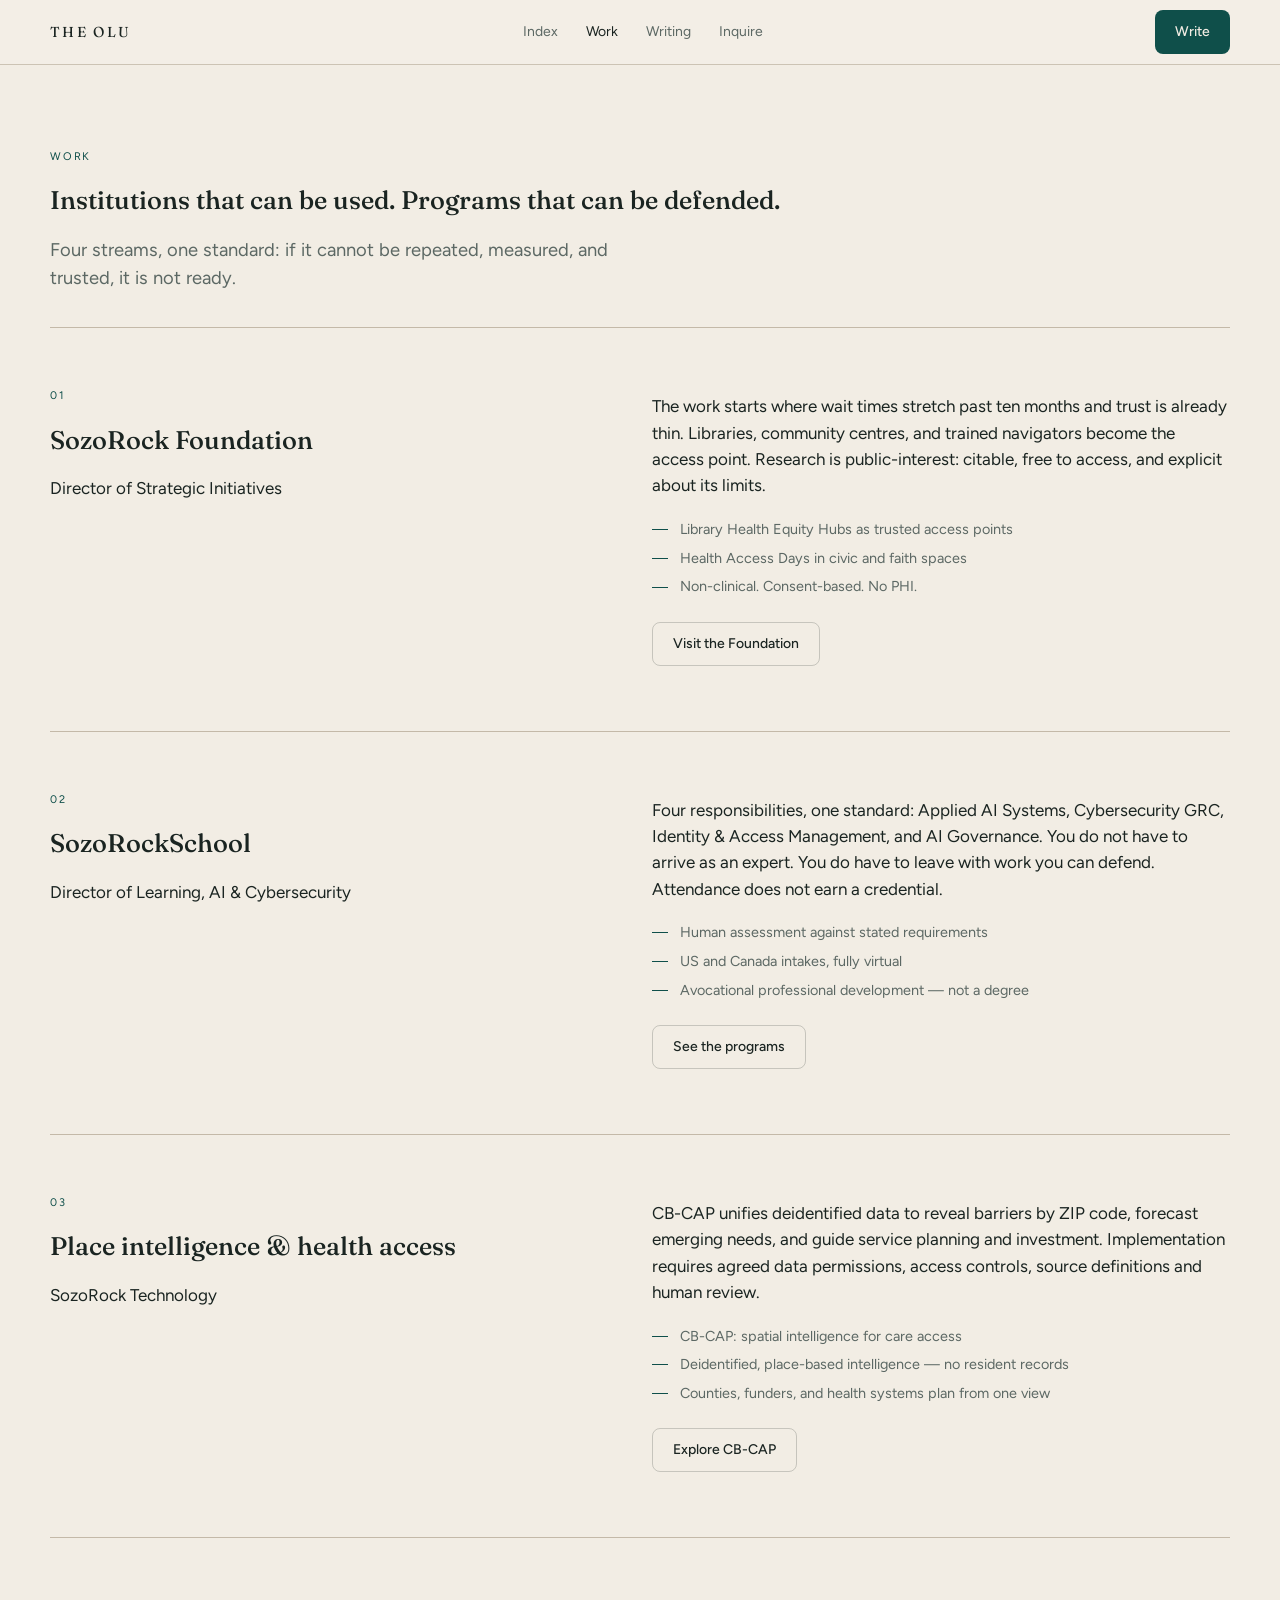
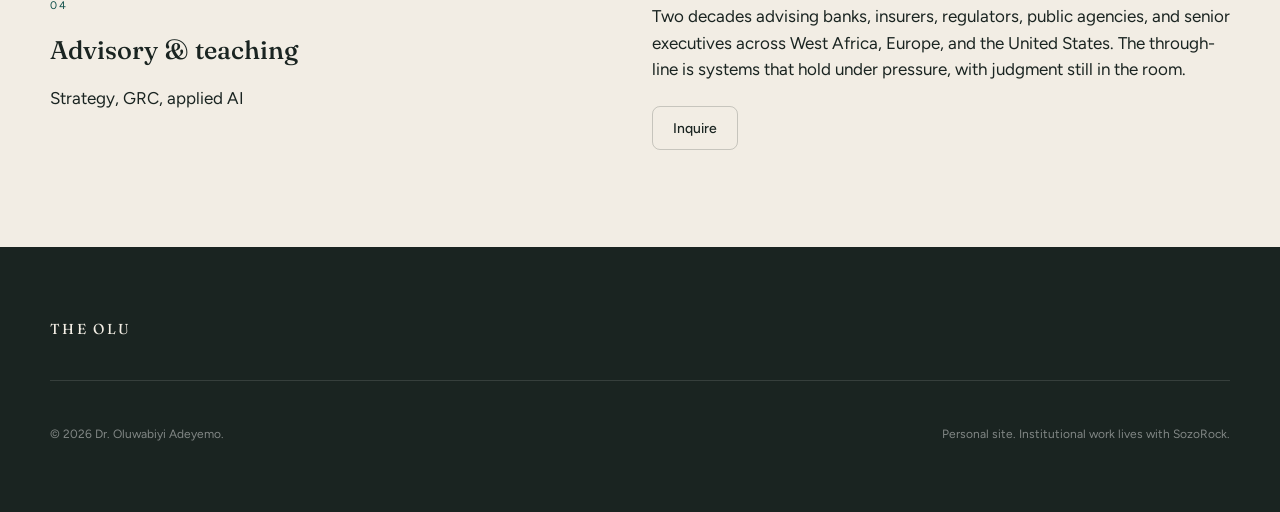
<file: work.html>
<!doctype html>
<html lang="en">
<head>
  <meta charset="utf-8" />
  <meta name="viewport" content="width=device-width, initial-scale=1" />
  <title>Work — Dr. Oluwabiyi Adeyemo</title>
  <meta name="theme-color" content="#0F4F4A" />
  <link rel="icon" href="favicon.svg" type="image/svg+xml" />
  <link rel="preconnect" href="https://fonts.googleapis.com" />
  <link rel="preconnect" href="https://fonts.gstatic.com" crossorigin />
  <link href="https://fonts.googleapis.com/css2?family=Figtree:ital,wght@0,400;0,500;0,600;1,400&family=Fraunces:opsz,wght@9..144,400;9..144,500;9..144,600&display=swap" rel="stylesheet" />
  <link rel="stylesheet" href="css/site.css" />
</head>
<body>
  <header>
    <div class="wrap bar">
      <a class="mark" href="index.html">THE OLU</a>
      <button class="menu" type="button" aria-label="Menu">☰</button>
      <nav>
        <a href="index.html">Index</a>
        <a href="work.html" aria-current="page">Work</a>
        <a href="writing.html">Writing</a>
        <a href="contact.html">Inquire</a>
      </nav>
      <a class="btn write" href="contact.html">Write</a>
    </div>
  </header>
  <main class="wrap">
    <section class="section" style="padding-bottom:1rem">
      <p class="caps">Work</p>
      <h1>Institutions that can be used. Programs that can be defended.</h1>
      <p class="lede">Four streams, one standard: if it cannot be repeated, measured, and trusted, it is not ready.</p>
    </section>
    <article class="work-item" id="foundation">
      <div><p class="caps">01</p><h2>SozoRock Foundation</h2><p>Director of Strategic Initiatives</p></div>
      <div>
        <p>The work starts where wait times stretch past ten months and trust is already thin. Libraries, community centres, and trained navigators become the access point. Research is public-interest: citable, free to access, and explicit about its limits.</p>
        <ul>
          <li>Library Health Equity Hubs as trusted access points</li>
          <li>Health Access Days in civic and faith spaces</li>
          <li>Non-clinical. Consent-based. No PHI.</li>
        </ul>
        <p style="margin-top:1.5rem"><a class="btn ghost" href="https://www.sozorockfoundation.org">Visit the Foundation</a></p>
      </div>
    </article>
    <article class="work-item" id="school">
      <div><p class="caps">02</p><h2>SozoRockSchool</h2><p>Director of Learning, AI & Cybersecurity</p></div>
      <div>
        <p>Four responsibilities, one standard: Applied AI Systems, Cybersecurity GRC, Identity & Access Management, and AI Governance. You do not have to arrive as an expert. You do have to leave with work you can defend. Attendance does not earn a credential.</p>
        <ul>
          <li>Human assessment against stated requirements</li>
          <li>US and Canada intakes, fully virtual</li>
          <li>Avocational professional development — not a degree</li>
        </ul>
        <p style="margin-top:1.5rem"><a class="btn ghost" href="https://www.sozorock.com/school">See the programs</a></p>
      </div>
    </article>
    <article class="work-item" id="technology">
      <div><p class="caps">03</p><h2>Place intelligence & health access</h2><p>SozoRock Technology</p></div>
      <div>
        <p>CB-CAP unifies deidentified data to reveal barriers by ZIP code, forecast emerging needs, and guide service planning and investment. Implementation requires agreed data permissions, access controls, source definitions and human review.</p>
        <ul>
          <li>CB-CAP: spatial intelligence for care access</li>
          <li>Deidentified, place-based intelligence — no resident records</li>
          <li>Counties, funders, and health systems plan from one view</li>
        </ul>
        <p style="margin-top:1.5rem"><a class="btn ghost" href="https://www.sozorock.com/cb-cap">Explore CB-CAP</a></p>
      </div>
    </article>
    <article class="work-item" id="advisory">
      <div><p class="caps">04</p><h2>Advisory & teaching</h2><p>Strategy, GRC, applied AI</p></div>
      <div>
        <p>Two decades advising banks, insurers, regulators, public agencies, and senior executives across West Africa, Europe, and the United States. The through-line is systems that hold under pressure, with judgment still in the room.</p>
        <p style="margin-top:1.5rem"><a class="btn ghost" href="contact.html">Inquire</a></p>
      </div>
    </article>
  </main>
  <footer>
    <div class="wrap">
      <p class="mark">THE OLU</p>
      <div class="legal">
        <p>© 2026 Dr. Oluwabiyi Adeyemo.</p>
        <p>Personal site. Institutional work lives with SozoRock.</p>
      </div>
    </div>
  </footer>
  <script>
    document.querySelector(".menu")?.addEventListener("click", () => {
      document.querySelector("nav")?.classList.toggle("open");
    });
  </script>
</body>
</html>
</file>
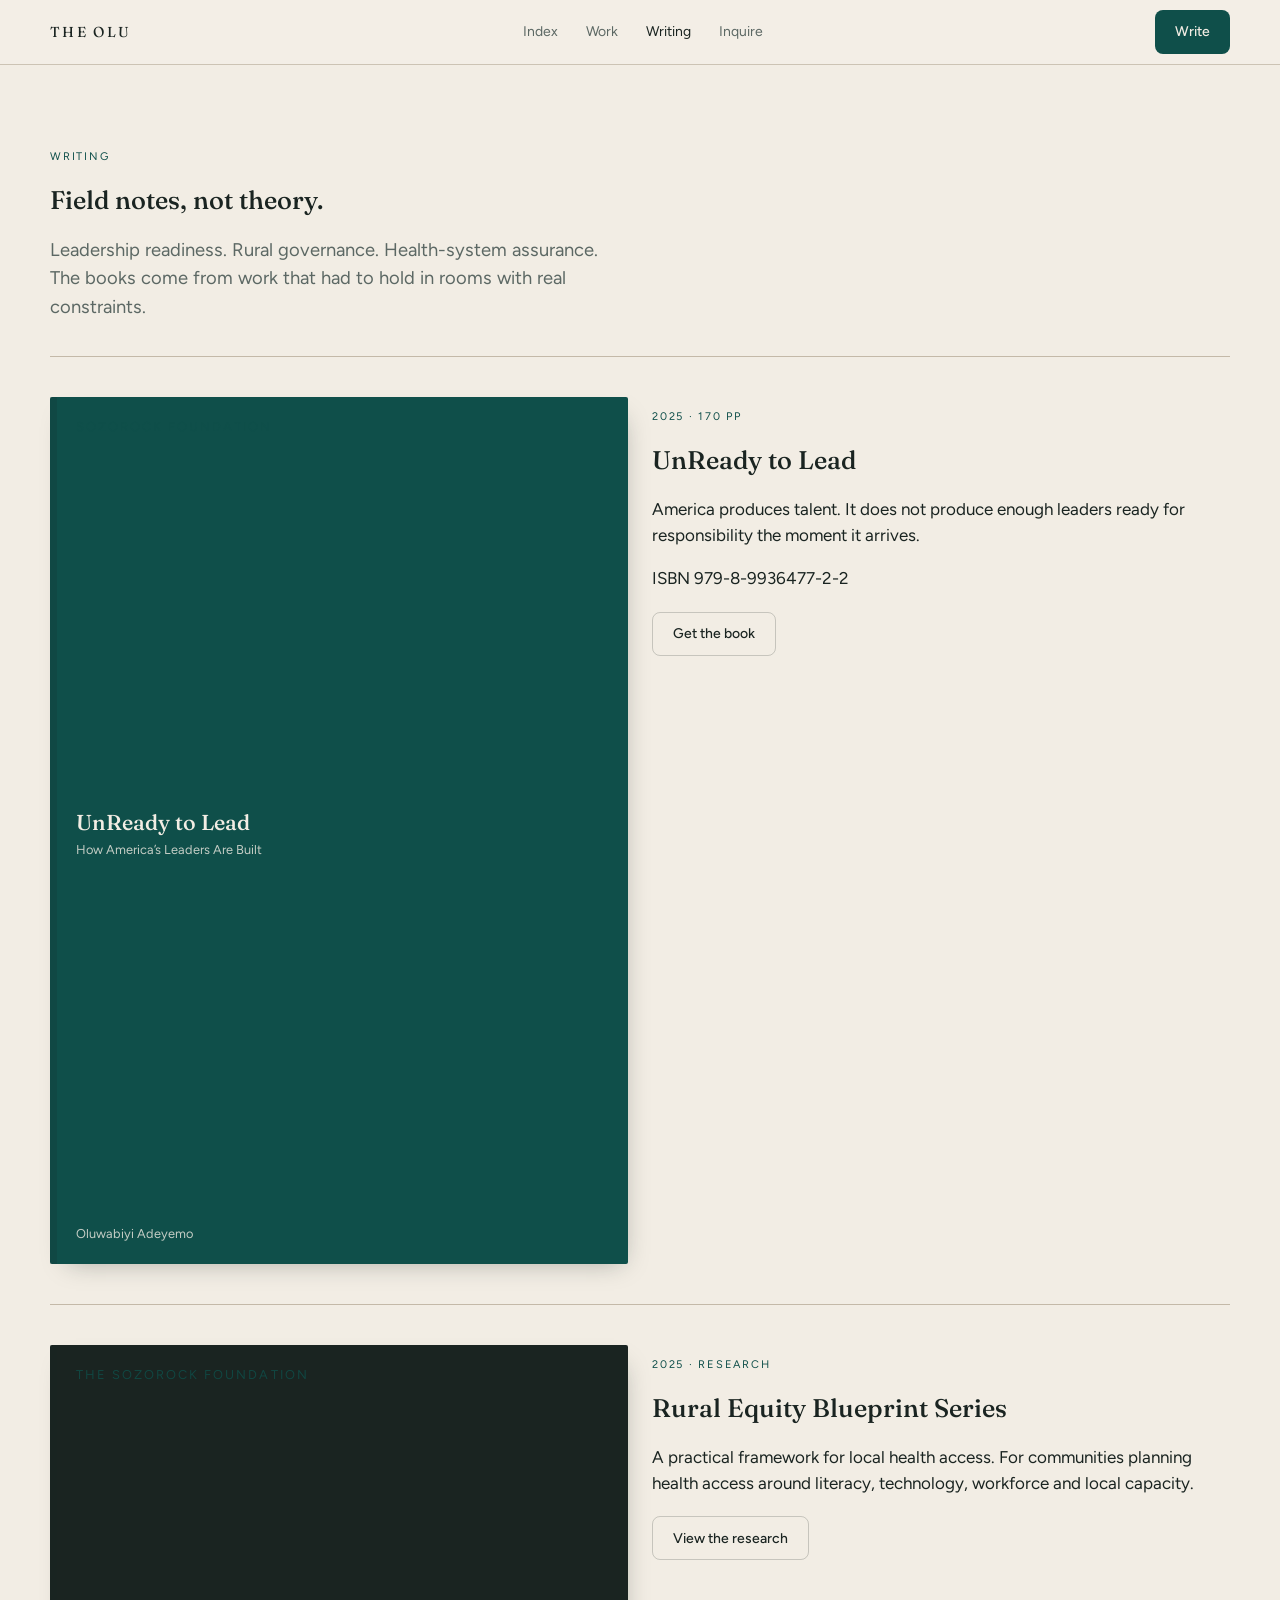
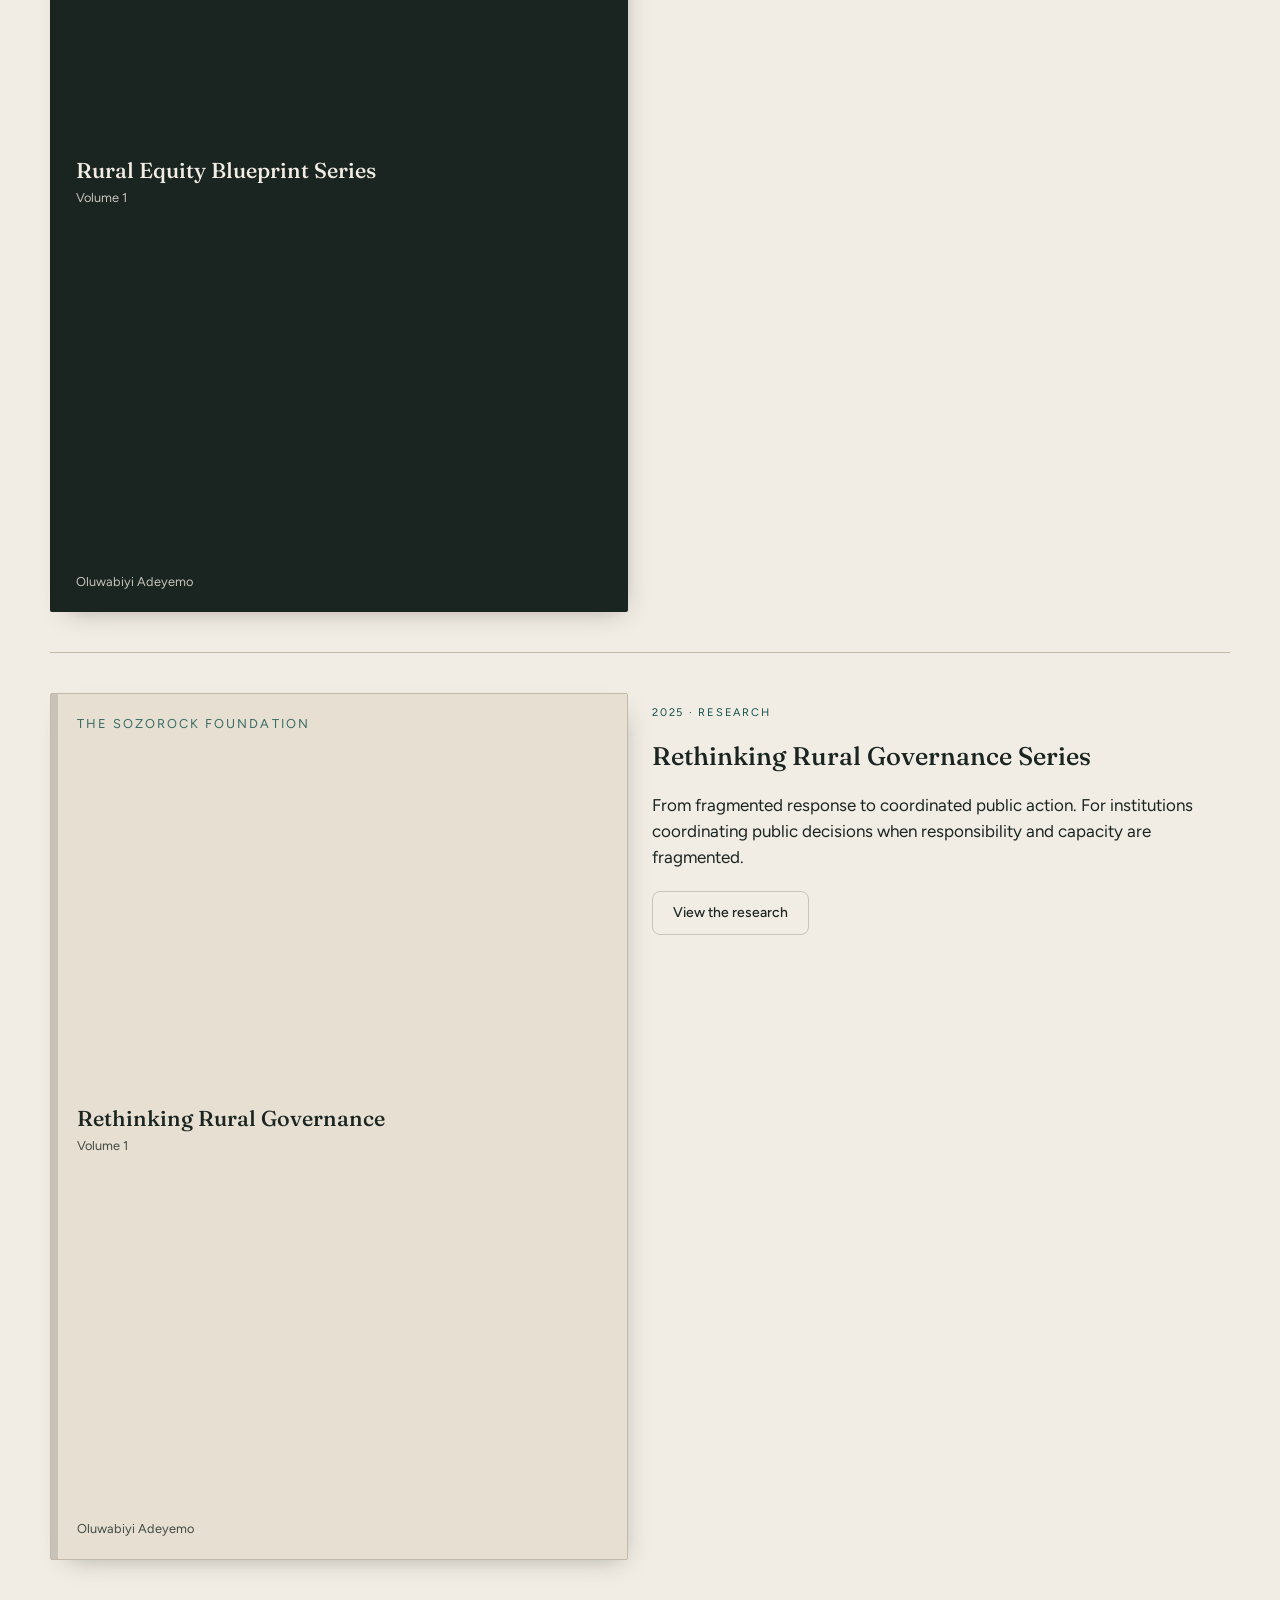
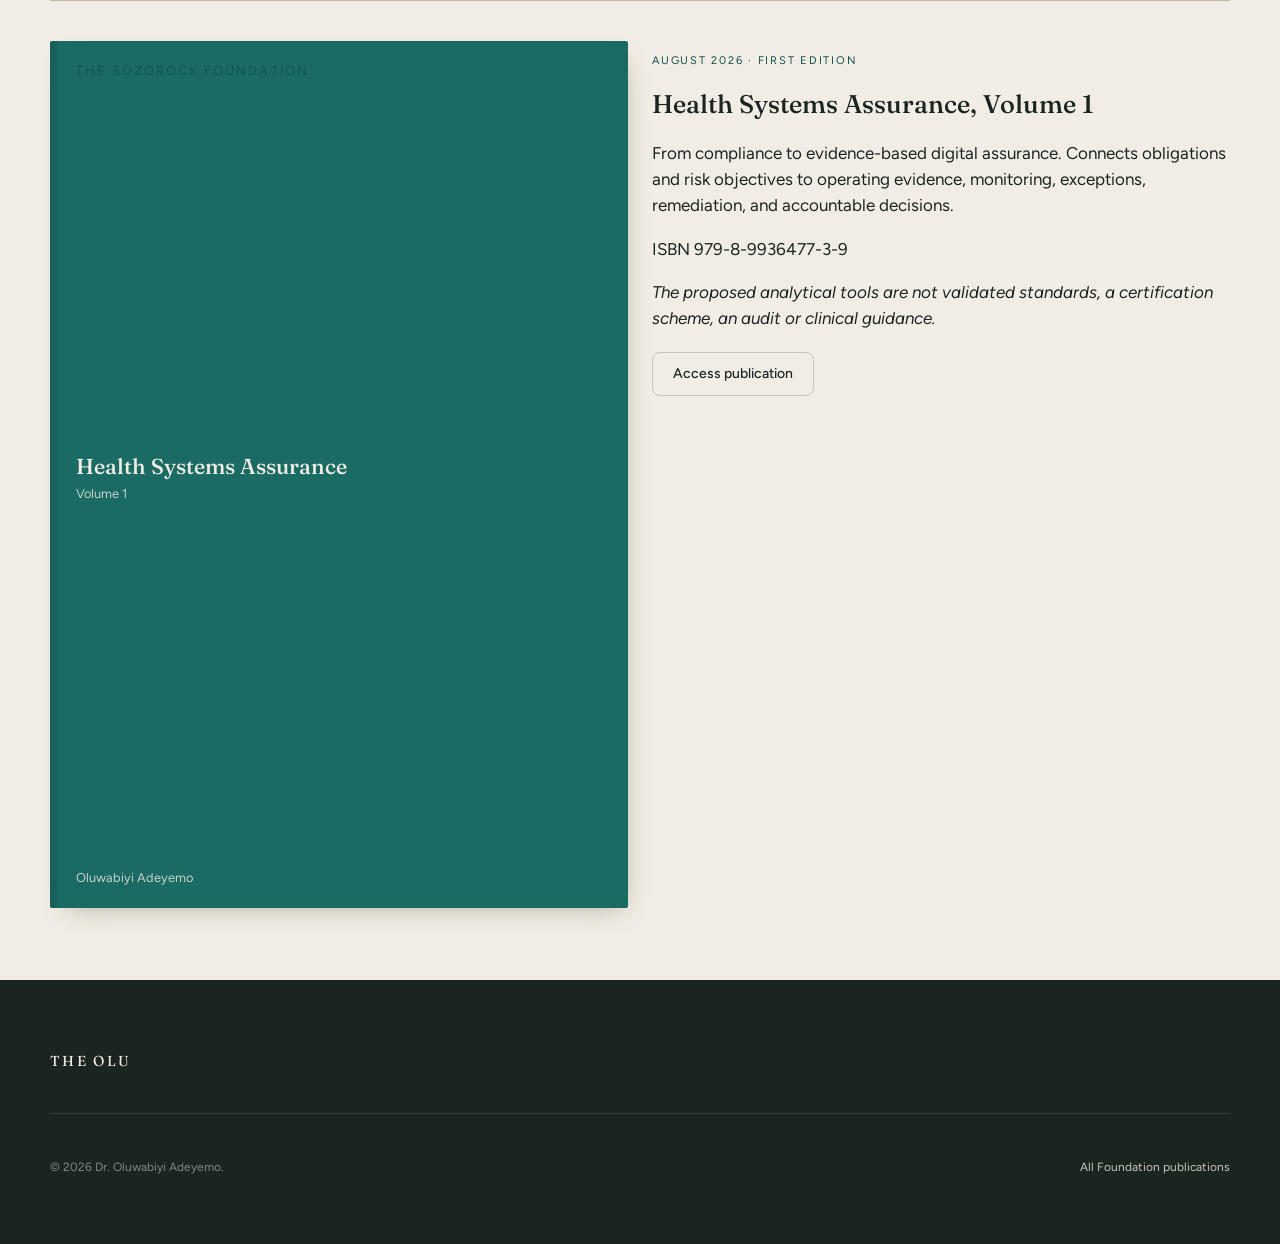
<file: writing.html>
<!doctype html>
<html lang="en">
<head>
  <meta charset="utf-8" />
  <meta name="viewport" content="width=device-width, initial-scale=1" />
  <title>Writing — Dr. Oluwabiyi Adeyemo</title>
  <meta name="theme-color" content="#0F4F4A" />
  <link rel="icon" href="favicon.svg" type="image/svg+xml" />
  <link rel="preconnect" href="https://fonts.googleapis.com" />
  <link rel="preconnect" href="https://fonts.gstatic.com" crossorigin />
  <link href="https://fonts.googleapis.com/css2?family=Figtree:ital,wght@0,400;0,500;0,600;1,400&family=Fraunces:opsz,wght@9..144,400;9..144,500;9..144,600&display=swap" rel="stylesheet" />
  <link rel="stylesheet" href="css/site.css" />
</head>
<body>
  <header>
    <div class="wrap bar">
      <a class="mark" href="index.html">THE OLU</a>
      <button class="menu" type="button" aria-label="Menu">☰</button>
      <nav>
        <a href="index.html">Index</a>
        <a href="work.html">Work</a>
        <a href="writing.html" aria-current="page">Writing</a>
        <a href="contact.html">Inquire</a>
      </nav>
      <a class="btn write" href="contact.html">Write</a>
    </div>
  </header>
  <main class="wrap">
    <section class="section" style="padding-bottom:1rem">
      <p class="caps">Writing</p>
      <h1>Field notes, not theory.</h1>
      <p class="lede">Leadership readiness. Rural governance. Health-system assurance. The books come from work that had to hold in rooms with real constraints.</p>
    </section>
    <article class="pub" id="unready">
      <div class="cover teal"><p class="caps">SozoRock Foundation</p><div><h3>UnReady to Lead</h3><p>How America’s Leaders Are Built</p></div><p>Oluwabiyi Adeyemo</p></div>
      <div>
        <p class="caps">2025 · 170 pp</p>
        <h2>UnReady to Lead</h2>
        <p>America produces talent. It does not produce enough leaders ready for responsibility the moment it arrives.</p>
        <p>ISBN 979-8-9936477-2-2</p>
        <p style="margin-top:1.25rem"><a class="btn ghost" href="https://www.amazon.com/UnReady-Lead-Americas-Leaders-Built/dp/B0G4J784GZ">Get the book</a></p>
      </div>
    </article>
    <article class="pub" id="blueprint">
      <div class="cover ink"><p class="caps">The SozoRock Foundation</p><div><h3>Rural Equity Blueprint Series</h3><p>Volume 1</p></div><p>Oluwabiyi Adeyemo</p></div>
      <div>
        <p class="caps">2025 · Research</p>
        <h2>Rural Equity Blueprint Series</h2>
        <p>A practical framework for local health access. For communities planning health access around literacy, technology, workforce and local capacity.</p>
        <p style="margin-top:1.25rem"><a class="btn ghost" href="https://www.sozorockfoundation.org/publication/rebs-v1-2025">View the research</a></p>
      </div>
    </article>
    <article class="pub" id="governance">
      <div class="cover paper"><p class="caps">The SozoRock Foundation</p><div><h3>Rethinking Rural Governance</h3><p>Volume 1</p></div><p>Oluwabiyi Adeyemo</p></div>
      <div>
        <p class="caps">2025 · Research</p>
        <h2>Rethinking Rural Governance Series</h2>
        <p>From fragmented response to coordinated public action. For institutions coordinating public decisions when responsibility and capacity are fragmented.</p>
        <p style="margin-top:1.25rem"><a class="btn ghost" href="https://www.sozorockfoundation.org/publication/rrg-v1-2025">View the research</a></p>
      </div>
    </article>
    <article class="pub" id="assurance">
      <div class="cover teal2"><p class="caps">The SozoRock Foundation</p><div><h3>Health Systems Assurance</h3><p>Volume 1</p></div><p>Oluwabiyi Adeyemo</p></div>
      <div>
        <p class="caps">August 2026 · First edition</p>
        <h2>Health Systems Assurance, Volume 1</h2>
        <p>From compliance to evidence-based digital assurance. Connects obligations and risk objectives to operating evidence, monitoring, exceptions, remediation, and accountable decisions.</p>
        <p>ISBN 979-8-9936477-3-9</p>
        <p><em>The proposed analytical tools are not validated standards, a certification scheme, an audit or clinical guidance.</em></p>
        <p style="margin-top:1.25rem"><a class="btn ghost" href="https://health.sozorockfoundation.org/publications/health-systems-assurance-volume-1">Access publication</a></p>
      </div>
    </article>
  </main>
  <footer>
    <div class="wrap">
      <p class="mark">THE OLU</p>
      <div class="legal">
        <p>© 2026 Dr. Oluwabiyi Adeyemo.</p>
        <p><a href="https://www.sozorockfoundation.org/publications">All Foundation publications</a></p>
      </div>
    </div>
  </footer>
  <script>
    document.querySelector(".menu")?.addEventListener("click", () => {
      document.querySelector("nav")?.classList.toggle("open");
    });
  </script>
</body>
</html>
</file>
<file: css/site.css>
:root {
  --paper: #f2ede4;
  --paper-2: #e6dfd2;
  --cream: #faf6ef;
  --ink: #1a2421;
  --muted: #5c6864;
  --teal: #0f4f4a;
  --teal-2: #1a6b64;
  --rule: #c4b9a8;
  --display: "Fraunces", "Iowan Old Style", Georgia, serif;
  --sans: "Figtree", system-ui, sans-serif;
}

* { box-sizing: border-box; }
html { -webkit-font-smoothing: antialiased; }
body {
  margin: 0;
  background: var(--paper);
  color: var(--ink);
  font-family: var(--sans);
  font-size: 1.0625rem;
  line-height: 1.55;
}
img { max-width: 100%; display: block; }
a { color: inherit; }
h1, h2, h3 { font-family: var(--display); font-weight: 500; text-wrap: balance; line-height: 1.12; }
.wrap { width: min(1180px, calc(100% - 2.5rem)); margin-inline: auto; }
.caps { font-size: 0.6875rem; letter-spacing: 0.16em; text-transform: uppercase; color: var(--teal); }
header {
  position: sticky; top: 0; z-index: 20;
  border-bottom: 1px solid color-mix(in oklab, var(--rule) 80%, transparent);
  background: color-mix(in oklab, var(--paper) 92%, white);
}
.bar { display: flex; align-items: center; justify-content: space-between; min-height: 4rem; gap: 1rem; }
.mark { font-family: var(--display); letter-spacing: 0.16em; font-size: 0.9rem; text-decoration: none; }
nav { display: flex; gap: 1.75rem; }
nav a { text-decoration: none; font-size: 0.875rem; color: var(--muted); }
nav a[aria-current="page"], nav a:hover { color: var(--ink); }
.btn {
  display: inline-flex; align-items: center; gap: 0.4rem;
  min-height: 2.75rem; padding: 0 1.25rem; border-radius: 0.5rem;
  background: var(--teal); color: var(--paper); text-decoration: none; font-size: 0.875rem; font-weight: 500;
}
.btn.ghost { background: transparent; color: var(--ink); border: 1px solid color-mix(in oklab, var(--ink) 20%, transparent); }
.hero { display: grid; gap: 2.5rem; padding: 3.5rem 0 4rem; align-items: end; }
.hero h1 { font-size: clamp(2.6rem, 6vw, 5rem); margin: 0.8rem 0 0; letter-spacing: -0.035em; }
.hero h1 span { color: var(--teal); }
.lede { max-width: 36rem; color: var(--muted); font-size: 1.15rem; }
.roles { padding: 0; margin: 1.25rem 0 0; list-style: none; }
.actions { display: flex; flex-wrap: wrap; gap: 0.75rem; margin-top: 1.75rem; }
figure { margin: 0; }
.portrait { width: 100%; max-width: 420px; border-radius: 2px; overflow: hidden; background: var(--paper-2); }
.portrait img { width: 100%; aspect-ratio: 1; object-fit: cover; object-position: top; }
figcaption { display: flex; justify-content: space-between; margin-top: 0.7rem; font-size: 0.7rem; letter-spacing: 0.16em; text-transform: uppercase; color: var(--muted); }
.now { border-block: 1px solid var(--rule); background: var(--cream); padding: 1.15rem 0; display: flex; gap: 1.5rem; align-items: center; }
.now p { margin: 0; font-size: 0.9rem; }
.section { padding: 4.5rem 0; }
.section h2 { font-size: clamp(1.8rem, 3vw, 2.4rem); margin: 0.4rem 0 0; }
.rows { margin-top: 2rem; border-block: 1px solid var(--rule); }
.row {
  display: grid; grid-template-columns: 3rem 1fr; gap: 0.4rem 1.2rem;
  padding: 1.6rem 0; border-bottom: 1px solid var(--rule); text-decoration: none;
}
.row:last-child { border-bottom: 0; }
.row .k { font-variant-numeric: tabular-nums; font-size: 0.72rem; color: var(--teal); }
.row h3 { margin: 0; font-size: 1.6rem; }
.row p { margin: 0; grid-column: 2; color: var(--muted); font-size: 0.9rem; max-width: 38rem; }
.row:hover h3 { color: var(--teal); }
.band { background: var(--teal); color: var(--paper); }
.band .caps { color: color-mix(in oklab, var(--paper) 60%, transparent); }
.quote { font-family: var(--display); font-size: clamp(1.6rem, 3vw, 2.3rem); line-height: 1.2; margin: 1rem 0 0; max-width: 36rem; }
.grid2 { display: grid; gap: 3rem; }
.principles { list-style: none; padding: 0; margin: 0; }
.principles li { border-top: 1px solid color-mix(in oklab, var(--paper) 15%, transparent); padding: 1.3rem 0; }
.principles li:last-child { border-bottom: 1px solid color-mix(in oklab, var(--paper) 15%, transparent); }
.books { display: grid; gap: 2rem; margin-top: 2.5rem; }
.cover {
  aspect-ratio: 2/3; border-radius: 2px; padding: 1.25rem 1.25rem 1.25rem 1.6rem;
  display: flex; flex-direction: column; justify-content: space-between; position: relative;
  box-shadow: 6px 10px 24px -12px rgb(26 36 33 / 0.35);
}
.cover::before { content: ""; position: absolute; inset: 0 auto 0 0; width: 7px; background: rgb(26 36 33 / 0.15); }
.cover.teal { background: var(--teal); color: var(--paper); }
.cover.ink { background: var(--ink); color: var(--paper); }
.cover.paper { background: var(--paper-2); color: var(--ink); border: 1px solid var(--rule); }
.cover.teal2 { background: var(--teal-2); color: var(--paper); }
.cover h3 { margin: 0.6rem 0 0.3rem; font-size: 1.35rem; }
.cover p { margin: 0; font-size: 0.8rem; opacity: 0.8; }
.work-item { display: grid; gap: 1.5rem; padding: 3rem 0; border-top: 1px solid var(--rule); }
.work-item ul { padding: 0; margin: 1.2rem 0 0; list-style: none; color: var(--muted); font-size: 0.9rem; }
.work-item li { display: flex; gap: 0.75rem; margin: 0.4rem 0; }
.work-item li::before { content: ""; width: 1rem; height: 1px; background: var(--teal); margin-top: 0.7rem; flex: none; }
.pub { display: grid; gap: 1.5rem; padding: 2.5rem 0; border-top: 1px solid var(--rule); }
form { display: grid; gap: 1.1rem; }
label { display: grid; gap: 0.4rem; font-size: 0.6875rem; letter-spacing: 0.16em; text-transform: uppercase; color: var(--muted); }
input, textarea, select {
  min-height: 2.75rem; border: 1px solid var(--rule); background: var(--cream);
  color: var(--ink); border-radius: 0.5rem; padding: 0.6rem 0.85rem; font: inherit;
}
textarea { min-height: 9rem; }
button[type="submit"] {
  min-height: 3rem; border: 0; border-radius: 0.5rem; background: var(--teal);
  color: var(--paper); font: inherit; font-weight: 500; cursor: pointer; padding: 0 1.4rem;
}
footer { background: var(--ink); color: var(--paper); padding: 3.5rem 0; margin-top: 2rem; }
footer a { color: color-mix(in oklab, var(--paper) 80%, transparent); text-decoration: none; }
.foot-links { display: flex; flex-wrap: wrap; gap: 1rem 1.5rem; font-size: 0.9rem; }
.legal { display: flex; justify-content: space-between; gap: 1rem; flex-wrap: wrap; margin-top: 2.5rem; padding-top: 2rem; border-top: 1px solid rgb(255 255 255 / 0.12); font-size: 0.75rem; color: rgb(255 255 255 / 0.45); }
.edu { list-style: none; padding: 0; margin: 2rem 0 0; }
.edu li { margin: 0 0 1rem; }
.edu strong { display: block; font-weight: 500; color: var(--paper); font-size: 0.95rem; }
.edu span { display: block; color: rgb(242 237 228 / 0.55); font-size: 0.85rem; }
.close { border-top: 1px solid var(--rule); }
.close h2 { font-size: clamp(2rem, 4vw, 3.2rem); margin: 0.6rem 0 0; }
.menu { display: none; background: none; border: 0; color: var(--ink); font-size: 1.4rem; min-width: 2.75rem; min-height: 2.75rem; cursor: pointer; }
@media (min-width: 900px) {
  .hero, .grid2, .work-item, .pub { grid-template-columns: 1fr 1fr; }
  .books { grid-template-columns: repeat(3, 1fr); }
  .row { grid-template-columns: 3rem 0.9fr 1.2fr; align-items: baseline; }
  .row p { grid-column: auto; }
}
@media (max-width: 800px) {
  nav, .write { display: none; }
  .menu { display: block; }
  nav.open { display: flex; flex-direction: column; position: absolute; left: 0; right: 0; top: 4rem; background: var(--paper); padding: 1rem 1.25rem 1.5rem; border-bottom: 1px solid var(--rule); }
}
</file>
